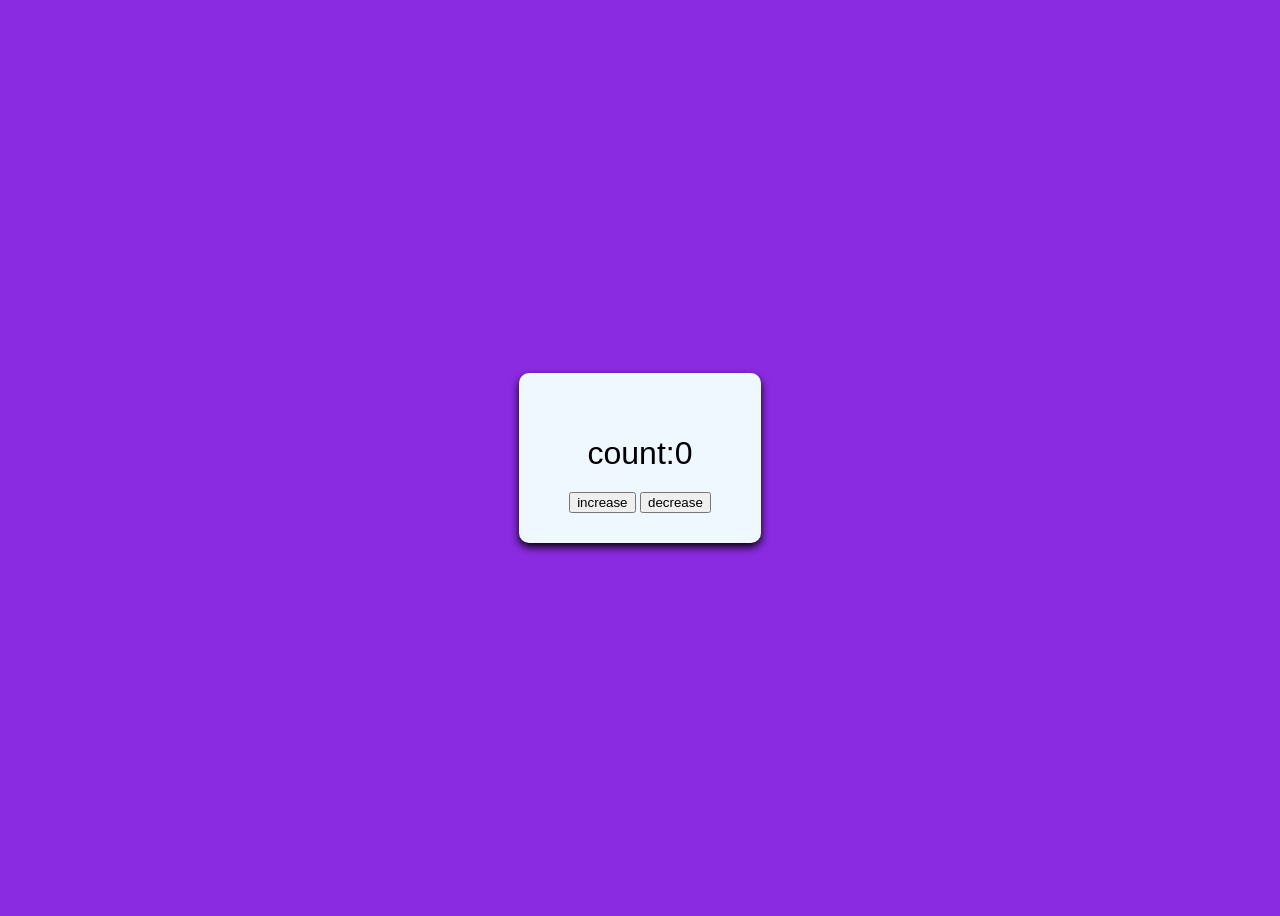
<file: question1/index.html>
<!DOCTYPE html>
<html lang="en">

<head>
    <meta charset="UTF-8">
    <meta name="viewport" content="width=device-width, initial-scale=1.0">
    <title>Document</title>
    <link rel="stylesheet" href="style.css">
</head>

<body>
    <div class="counter-countainer">
        <p id="count-display"> count:0</p>
        <div class="counter-buttons">
            <button  class="increase">increase</button>
            <button class="decrease">decrease</button>
        </div>
    </div>

    <script src="script.js"></script>
</body>

</html>
</file>
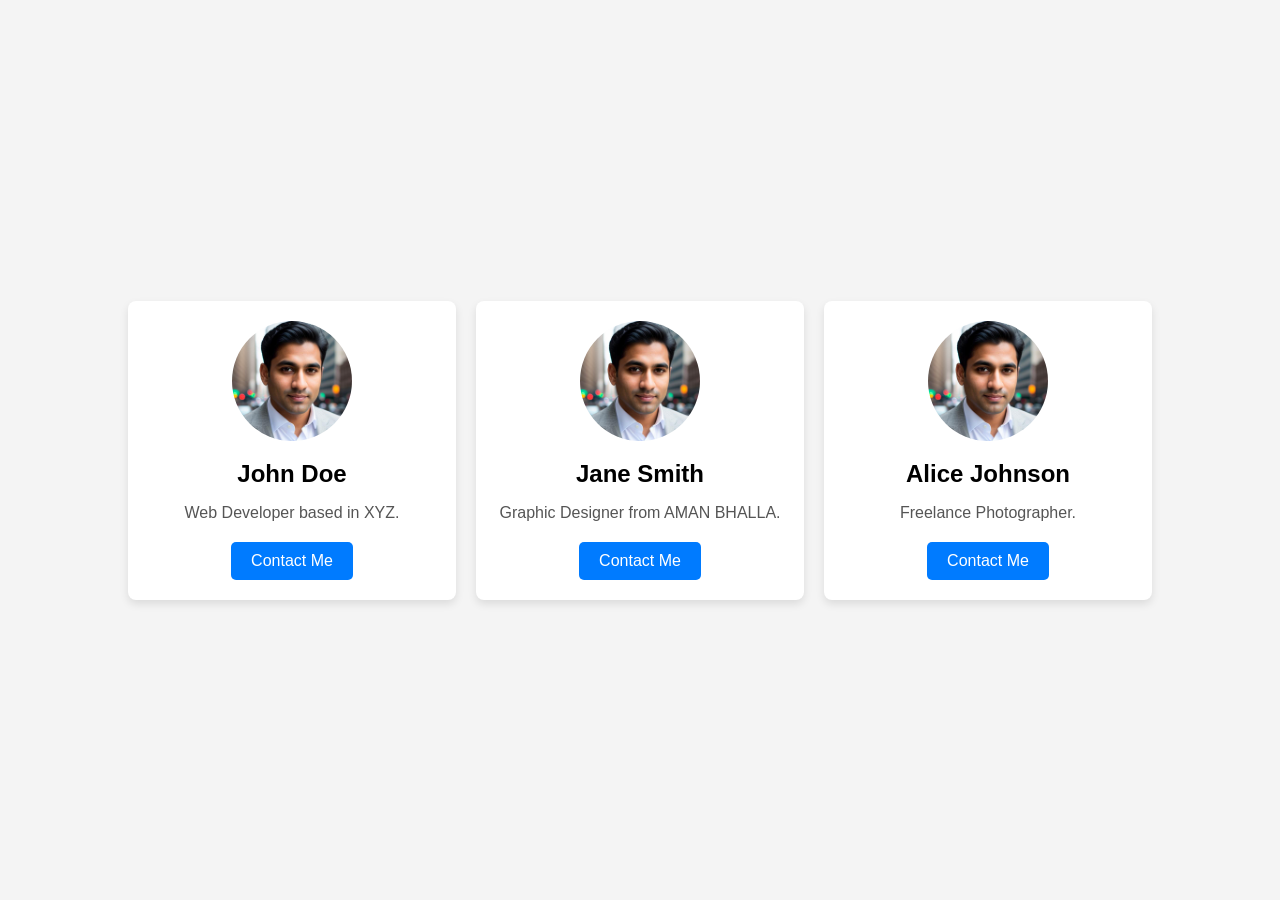
<file: question3/index.html>
<!DOCTYPE html>
<html lang="en">
<head>
  <meta charset="UTF-8">
  <meta name="viewport" content="width=device-width, initial-scale=1.0">
  <title>Responsive Card Layout</title>
  <link rel="stylesheet" href="style.css">
</head>
<body>
  <div class="card-container">
    <div class="card">
      <img src="udhay.jpg" alt="Profile Picture" class="profile-img">
      <h2 class="name">John Doe</h2>
      <p class="bio">Web Developer based in XYZ.</p>
      <button class="cta-button">Contact Me</button>
    </div>
    <div class="card">
      <img src="udhay.jpg" alt="Profile Picture" class="profile-img">
      <h2 class="name">Jane Smith</h2>
      <p class="bio">Graphic Designer from AMAN BHALLA.</p>
      <button class="cta-button">Contact Me</button>
    </div>
    <div class="card">
      <img src="udhay.jpg" alt="Profile Picture" class="profile-img">
      <h2 class="name">Alice Johnson</h2>
      <p class="bio">Freelance Photographer.</p>
      <button class="cta-button">Contact Me</button>
    </div>
  </div>
</body>
</html>
</file>
<file: question1/style.css>
body{
    font-family: 'Segoe UI', Tahoma, Geneva, Verdana, sans-serif;
    background-color: blueviolet;
    display: flex;
    justify-content: center;
    align-items: center;
    height: 100vh;

}

.counter-countainer{
    background-color: aliceblue;
    padding: 30px 50px;
    border-radius: 10px;
    text-align: center;
    box-shadow: 0 4px 8px black;

}

#count-display{
    font-size: 2rem;
    margin-bottom: 20px;

}

.counter-button{
    padding: 10px 20px;
    margin: 0 10px;
    font-size: 1rem;
    border-radius: 5px;
    

    

}
</file>
<file: question3/style.css>
/* General Styles */
body {
  font-family: Arial, sans-serif;
  margin: 0;
  padding: 0;
  display: flex;
  justify-content: center;
  align-items: center;
  height: 100vh;
  background-color: #f4f4f4;
}

.card-container {
  display: grid;
  grid-template-columns: repeat(3, 1fr);
  gap: 20px;
  width: 80%;
  max-width: 1200px;
}

.card {
  background-color: white;
  border-radius: 8px;
  box-shadow: 0 4px 8px rgba(0, 0, 0, 0.1);
  padding: 20px;
  text-align: center;
  transition: transform 0.3s;
}

.card:hover {
  transform: translateY(-10px);
}

.profile-img {
  border-radius: 50%;
  width: 120px;
  height: 120px;
  object-fit: cover;
}

.name {
  font-size: 1.5rem;
  margin: 15px 0;
}

.bio {
  font-size: 1rem;
  color: #555;
  margin-bottom: 20px;
}

.cta-button {
  padding: 10px 20px;
  background-color: #007bff;
  color: white;
  border: none;
  border-radius: 5px;
  cursor: pointer;
  font-size: 1rem;
  transition: background-color 0.3s;
}

.cta-button:hover {
  background-color: #0056b3;
}
</file>
